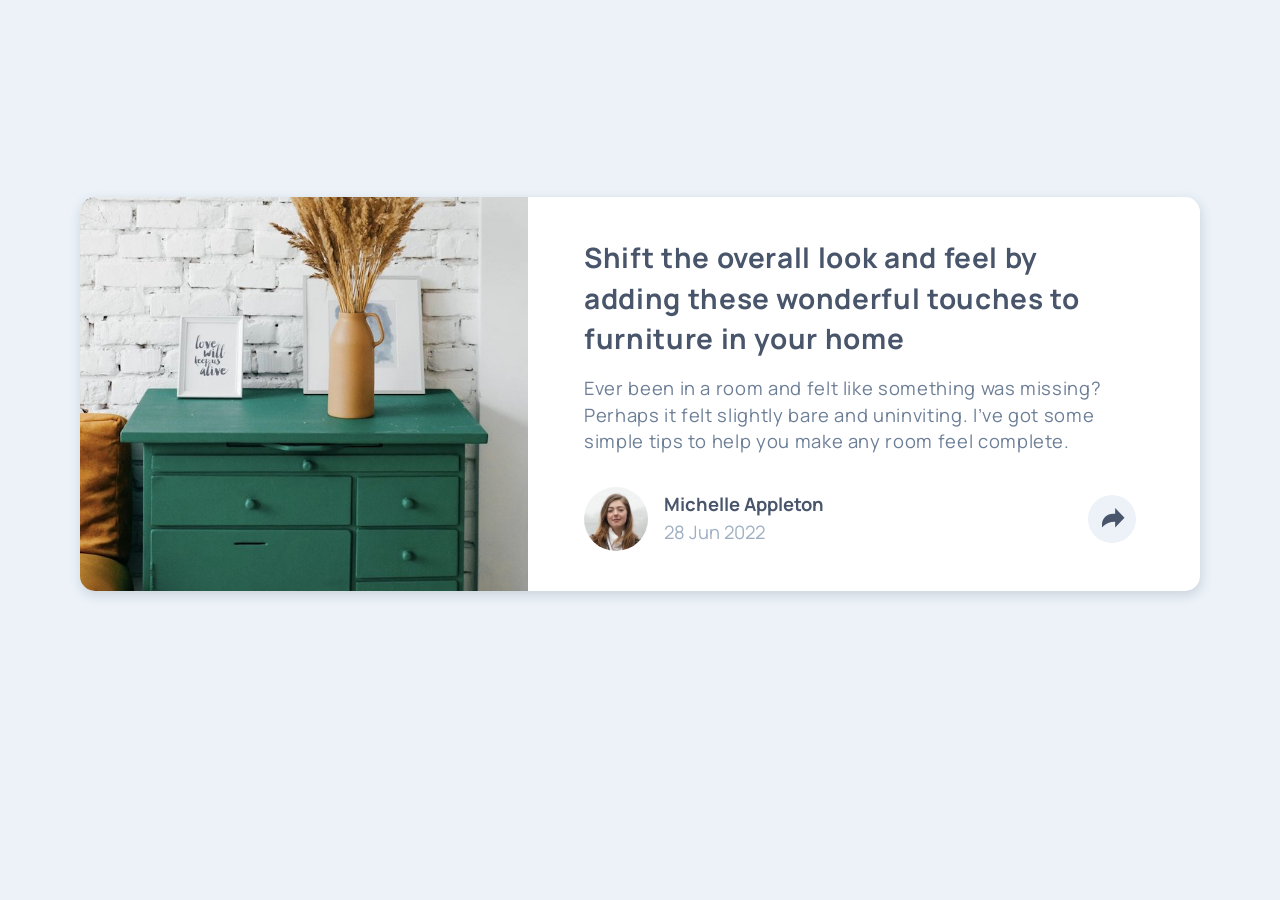
<file: index.html>
<!DOCTYPE html>
<html lang="en">
  <head>
    <meta charset="UTF-8" />
    <meta name="viewport" content="width=device-width, initial-scale=1.0" />
    <link rel="stylesheet" href="styles.css" />
    <link rel="preconnect" href="https://fonts.googleapis.com" />
    <link rel="preconnect" href="https://fonts.gstatic.com" crossorigin />
    <link
      href="https://fonts.googleapis.com/css2?family=Manrope:wght@500;700&display=swap"
      rel="stylesheet"
    />
    <link
      rel="icon"
      type="image/png"
      sizes="32x32"
      href="./images/favicon-32x32.png"
    />

    <title>Frontend Mentor | Article preview component</title>
    <style>
      .attribution {
        font-size: 11px;
        text-align: center;
      }
      .attribution a {
        color: hsl(228, 45%, 44%);
      }
    </style>
  </head>
  <body>
    <main class="main-card">
      <img class="flex" src="./images/drawers.jpg" alt="Drawers" />
      <article class="information">
        <h1
          class="text-dark-grey-blue bold fs-600 line-spacing-2 letter-spacing-3"
        >
          Shift the overall look and feel by adding these wonderful touches to
          furniture in your home
        </h1>
        <p class="text-dark-blue fs-500 main-text letter-spacing-3">
          Ever been in a room and felt like something was missing? Perhaps it
          felt slightly bare and uninviting. I’ve got some simple tips to help
          you make any room feel complete.
        </p>
        <div class="profile-share">
          <div class="profile-name-image">
            <img
              class="icon-profile"
              src="./images/avatar-michelle.jpg"
              alt="Michelle Appleton"
            />
            <div class="fs-500">
              <p class="text-dark-grey-blue bold">Michelle Appleton</p>
              <p class="text-grey-blue">28 Jun 2022</p>
            </div>
          </div>
          <button
            class="share-button popup"
            onclick="togglePopup(event)"
            id="shareButton"
          >
            <svg
              xmlns="http://www.w3.org/2000/svg"
              class="social-icon"
              width="36"
              height="36"
              viewBox="0 0 24 24"
            >
              <path
                d="M15 6.495L8.766.014V3.88H7.441C3.33 3.88 0 7.039 0 10.936v2.049l.589-.612C2.59 10.294 5.422 9.11 8.39 9.11h.375v3.867L15 6.495z"
              />
            </svg>
            <span class="popuptext uppercase" id="myPopup">
              <span class="fs-500 text-grey-blue letter-spacing-1">share</span>
              <a
                class="social-button"
                href="https://www.facebook.com/"
                target="_blank"
              >
                <svg
                  class="social-icon"
                  xmlns="http://www.w3.org/2000/svg"
                  width="27"
                  height="27"
                  viewBox="0 0 20 20"
                >
                  <path
                    fill="#FFF"
                    d="M18.896 0H1.104C.494 0 0 .494 0 1.104v17.793C0 19.506.494 20 1.104 20h9.58v-7.745H8.076V9.237h2.606V7.01c0-2.583 1.578-3.99 3.883-3.99 1.104 0 2.052.082 2.329.119v2.7h-1.598c-1.254 0-1.496.597-1.496 1.47v1.928h2.989l-.39 3.018h-2.6V20h5.098c.608 0 1.102-.494 1.102-1.104V1.104C20 .494 19.506 0 18.896 0z"
                  />
                </svg>
              </a>
              <a
                class="social-button"
                href="https://twitter.com/"
                target="_blank"
              >
                <svg
                  class="social-icon"
                  xmlns="http://www.w3.org/2000/svg"
                  width="30"
                  height="30"
                  viewBox="0 0 20 15"
                >
                  <path
                    fill="#FFF"
                    d="M20 2.172a8.192 8.192 0 01-2.357.646 4.11 4.11 0 001.804-2.27 8.22 8.22 0 01-2.605.996A4.096 4.096 0 0013.847.248c-2.65 0-4.596 2.472-3.998 5.037A11.648 11.648 0 011.392 1a4.109 4.109 0 001.27 5.478 4.086 4.086 0 01-1.858-.513c-.045 1.9 1.318 3.679 3.291 4.075a4.113 4.113 0 01-1.853.07 4.106 4.106 0 003.833 2.849A8.25 8.25 0 010 14.658a11.616 11.616 0 006.29 1.843c7.618 0 11.922-6.434 11.663-12.205A8.354 8.354 0 0020 2.172z"
                  />
                </svg>
              </a>
              <a
                class="social-button"
                href="https://www.pinterest.com/"
                target="_blank"
              >
                <svg
                  class="social-icon"
                  xmlns="http://www.w3.org/2000/svg"
                  width="30"
                  height="32"
                  viewBox="0 0 20 20"
                >
                  <path
                    fill="#FFF"
                    d="M10 0C4.478 0 0 4.477 0 10c0 4.237 2.636 7.855 6.356 9.312-.088-.791-.167-2.005.035-2.868.182-.78 1.172-4.97 1.172-4.97s-.299-.6-.299-1.486c0-1.39.806-2.428 1.81-2.428.852 0 1.264.64 1.264 1.408 0 .858-.545 2.14-.828 3.33-.236.995.5 1.807 1.48 1.807 1.778 0 3.144-1.874 3.144-4.58 0-2.393-1.72-4.068-4.177-4.068-2.845 0-4.515 2.135-4.515 4.34 0 .859.331 1.781.745 2.281a.3.3 0 01.069.288l-.278 1.133c-.044.183-.145.223-.335.134-1.249-.581-2.03-2.407-2.03-3.874 0-3.154 2.292-6.052 6.608-6.052 3.469 0 6.165 2.473 6.165 5.776 0 3.447-2.173 6.22-5.19 6.22-1.013 0-1.965-.525-2.291-1.148l-.623 2.378c-.226.869-.835 1.958-1.244 2.621.937.29 1.931.446 2.962.446 5.522 0 10-4.477 10-10S15.522 0 10 0z"
                  />
                </svg>
              </a>
            </span>
          </button>
        </div>
      </article>
    </main>
    <script src="popup.js"></script>
  </body>
</html>
</file>
<file: styles.css>
:root {
  /* ### colors */

  /* ### Neutral */
  --clr-dark-grey-blue: 217, 19%, 35%;
  --clr-dark-blue-mellow: 214, 17%, 51%;
  --clr-grey-blue: 212, 23%, 69%;
  --clr-grey-light: 210, 46%, 95%;

  /* #### Dividers */

  /* font-size */
  --fs-900: clamp(5rem, 8vw + 1rem, 9.375rem);
  --fs-800: 3.5rem;
  --fs-700: 1.75rem;
  --fs-600: 1.625rem;
  --fs-500: 1.25rem;
  --fs-400: 0.8125rem;
  --fs-300: 0.75rem;
  --fs-200: 0.625rem;

  /* font-families */
  --ff-sans: "Manrope";
}

@media (min-width: 65em) {
  :root {
    --fs-800: 5rem;
    --fs-700: 2.5rem;
    --fs-600: 1.75rem;
    --fs-500: 1.15rem;
    --fs-400: 0.825rem;
  }
}

/* ------------------- */
/* Reset               */
/* ------------------- */

/* https://piccalil.li/blog/a-modern-css-reset/ */

/* Box sizing */
*,
*::before,
*::after {
  box-sizing: border-box;
}

/* Reset margins */
body,
h1,
h2,
h3,
h4,
h5,
p,
figure,
picture {
  margin: 0;
}

body {
  font-family: var(--ff-sans);
  font-size: var(--fs-400);
  background-color: hsl(var(--clr-grey-light));
  line-height: 1.5;
  display: flex;
  align-items: center;
  justify-content: center;
  padding: 1rem;
  min-height: 100vh;
  align-items: center;
  padding-bottom: 10rem;
  justify-content: center;
}

img,
picture {
  display: block;
}

/* make form elements easier to work with */
input,
button,
textarea,
select {
  font: inherit;
}

/* remove animations for people who've turned them off */
@media (prefers-reduced-motion: reduce) {
  *,
  *::before,
  *::after {
    animation-duration: 0.01ms !important;
    animation-iteration-count: 1 !important;
    transition-duration: 0.01ms !important;
    scroll-behavior: auto !important;
  }
}

/* ------------------- */
/* Utility classes     */
/* ------------------- */

/* general */

.bg-grey-light {
  background-color: hsl(var(--clr-grey-light));
}

.text-grey-blue {
  color: hsl(var(--clr-grey-blue));
}

.text-grey-light {
  color: hsl(var(--clr-grey-light));
}

.text-dark-grey-blue {
  color: hsl(var(--clr-dark-grey-blue));
}

.text-dark-blue {
  color: hsl(var(--clr-dark-blue-mellow));
}

.uppercase {
  text-transform: uppercase;
}

.fs-900 {
  font-size: var(--fs-900);
}
.fs-800 {
  font-size: var(--fs-800);
}
.fs-700 {
  font-size: var(--fs-700);
}
.fs-600 {
  font-size: var(--fs-600);
}
.fs-500 {
  font-size: var(--fs-500);
}
.fs-400 {
  font-size: var(--fs-400);
}
.fs-300 {
  font-size: var(--fs-300);
}
.fs-200 {
  font-size: var(--fs-200);
}

.fs-900,
.fs-800,
.fs-700,
.fs-600 {
  line-height: 1.1;
}

.letter-spacing-1 {
  letter-spacing: 4.75px;
}
.letter-spacing-2 {
  letter-spacing: 2.7px;
}

.letter-spacing-3 {
  letter-spacing: 0.65px;
}

.line-spacing-1 {
  line-height: 1.75;
}

.line-spacing-2 {
  line-height: 1.45;
}

.flex {
  display: flex;
}

.bold {
  font-weight: 700;
}

/* ------------------- */
/* Components         */
/* ------------------- */

.main-card {
  border-radius: 15px;
  display: flex;
  flex-direction: column;
  background-color: white;
  border-radius: 15px;
  max-width: 40rem;
  gap: 1rem;
  margin-bottom: 2rem;
  margin: 1rem;
  box-shadow: 1px 4px 12px hsl(var(--clr-dark-grey-blue), 0.2);
}

.main-card > img {
  border-radius: 15px 15px 0px 0px;
  object-fit: cover;
  max-height: 30vh;
  background-position: top center;
}

article {
  padding: 3rem;
  padding-bottom: 2rem;
}

.profile-share {
  margin-top: 1rem;
  display: flex;
  justify-content: space-between;
  align-items: center;
}

.profile-name-image {
  display: flex;
  align-items: center;
  gap: 1rem;
}

.icon-profile {
  border-radius: 50%;
  width: 3rem;
}

.information {
  display: flex;
  flex-direction: column;
  gap: 1.5rem;
}

.main-text {
  line-height: 1.75;
}

.share-button {
  background-color: hsl(var(--clr-grey-light));
  display: inline-block;
  display: inline-block;
  text-decoration: none;
  padding-left: 0.85rem;
  padding-top: 0.8rem;
  border-radius: 50%;
  border: none;
  width: 3.25rem;
  height: 3.25rem;
  fill: hsl(var(--clr-dark-grey-blue));
  z-index: 2;
  position: relative;
}

.share-button:hover {
  background-color: hsl(var(--clr-dark-blue-mellow), 0.5);
  fill: white;
}

.active-button {
  background-color: hsl(var(--clr-dark-blue-mellow));
  fill: white;
}

.social-button {
  display: flex;
  z-index: 2;
  position: relative;
}

/* Popup container */
.popup {
  position: relative;
  display: inline-block;
  cursor: pointer;
}

/* The actual popup (appears on top) */
.popup .popuptext {
  visibility: hidden;
  display: flex;
  justify-content: center;
  align-items: center;
  padding-inline: 4rem;
  padding-block: 3rem;
  width: 18rem;
  max-width: 40rem;
  gap: 1.2rem;
  background-color: hsl(var(--clr-dark-grey-blue));
  color: #fff;
  text-align: center;
  border-radius: 12px;
  position: relative;
  z-index: 1;
  bottom: 237%;
  right: 920%;
}

/* Popup arrow */
.popup .popuptext::after {
  content: "";
  position: absolute;
  top: 38%;
  left: 100%;
  rotate: -90deg;
  margin-left: -5px;
  border-width: 15px;
  border-style: solid;
  border-color: hsl(var(--clr-dark-grey-blue)) transparent transparent
    transparent;
}

.social-icon:hover path {
  fill: hsl(var(--clr-grey-blue));
}

.popup .show {
  visibility: visible;
  -webkit-animation: fadeIn 1s;
  animation: fadeIn 1s;
}

@-webkit-keyframes fadeIn {
  from {
    opacity: 0;
  }
  to {
    opacity: 1;
  }
}

@keyframes fadeIn {
  from {
    opacity: 0;
  }
  to {
    opacity: 1;
  }
}

/* Desktop */

@media (min-width: 65em) {
  .main-card {
    margin: 2rem;
    flex-direction: row;
    max-width: 70rem;
    max-height: 30.625rem;
    margin-bottom: 0rem;
  }

  .main-card > img {
    border-radius: 15px 0px 0px 15px;
    min-width: 40%;
    max-height: 100%;
  }

  .icon-profile {
    border-radius: 50%;
    width: 4rem;
  }

  .share-button {
    width: 3rem;
    height: 3rem;
    background-position: 14px 11px;
  }

  article {
    padding: 2.5rem;
    padding-right: 4rem;
  }

  .information {
    gap: 1rem;
  }

  .main-text {
    line-height: 1.45;
  }

  /* The actual popup (appears on top) */
  .popup .popuptext {
    padding-inline: 4rem;
    padding-block: 1.5rem;
    width: 23rem;
    box-shadow: 1px 4px 8px hsl(var(--clr-dark-grey-blue), 0.4);
    bottom: 500%;
    right: 600%;
  }

  /* Popup arrow */
  .popup .popuptext::after {
    top: 100%;
    left: 50%;
    rotate: 0deg;
  }
}
</file>
